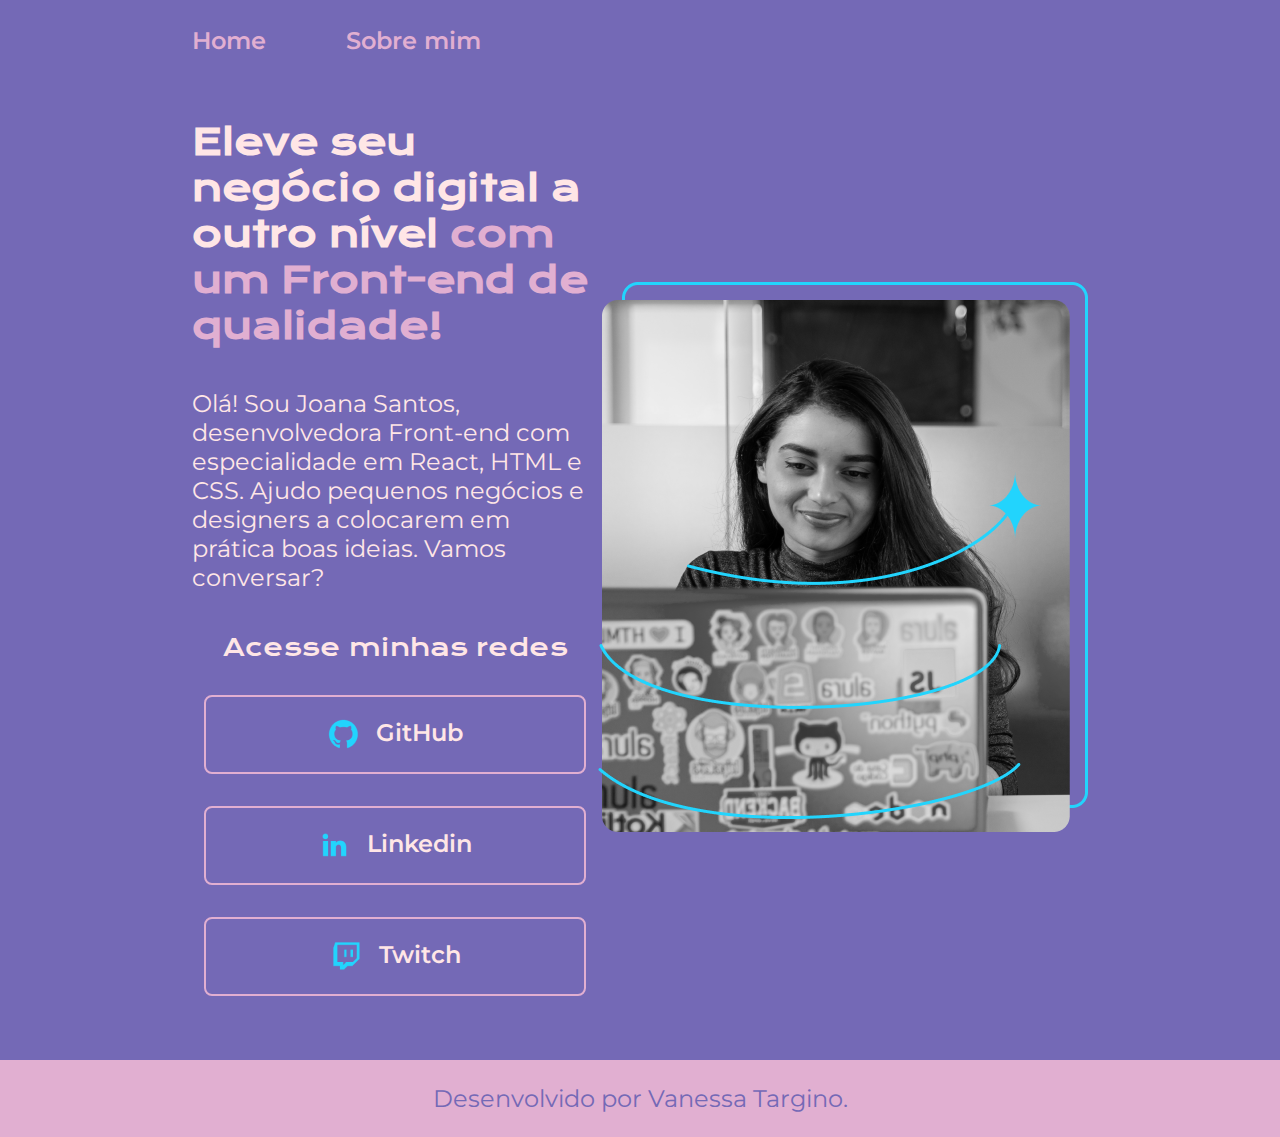
<file: index.html>
<!DOCTYPE html>
<html lang="pt-br">
<head>
    <meta charset="UTF-8"> 
    <meta http-equiv="X-UA-Compatible" content="IE=edge">
    <meta name="viewport" content="width=device-width, initial-scale=1.0">
    <title>Portifolio</title>
    <link rel="stylesheet" href="./estilo/style.css">
</head>
<body>
    <header class="cabecalho">
        <nav class="cabecalho__menu">
            <a class="cabecalho__menu__link" href="index.html" >Home</a>
            <a class="cabecalho__menu__link" href="about.html">Sobre mim</a>
        </nav>
    </header>
    <main class="apresentacao">
        <section class="apresentacao__conteudo">
            <h1 class="apresentacao__conteudo__titulo"> Eleve seu negócio digital a outro nível 
            <strong class= "titulo-destaque">com um Front-end de qualidade!
            </strong></h1>
            <p class="apresentacao__conteudo__texto">Olá! Sou Joana Santos, desenvolvedora 
            Front-end com especialidade em React, HTML e
            CSS. Ajudo pequenos negócios e designers a 
            colocarem em prática boas ideias. Vamos 
            conversar?</p>
            <div class="apresentacao__links">
                <h2 class="apresentacao__links__subtitulo">Acesse minhas redes</h2>
                <a class="apresentacao__links__link" href="https://github.com/guilhermeonrails">
                    <img src="./assets/github.png"> GitHub</a>
                <a class="apresentacao__links__link" href="https://linkedin.com/in/rafaellaballerini">
                    <img src= "./assets/linkedin.png"> Linkedin</a>
                <a class="apresentacao__links__link" href="https://twitch.tv/guilimadev">
                    <img src= "./assets/twitch.png"> Twitch</a>
            </div>
        </section>
            <img src="./assets/Imagem.png" alt="Foto da Joana Santos programando">
    </main>
    <footer class="rodape">
        <p>Desenvolvido por Vanessa Targino.</p>
    </footer>
</body>
</html>
</file>
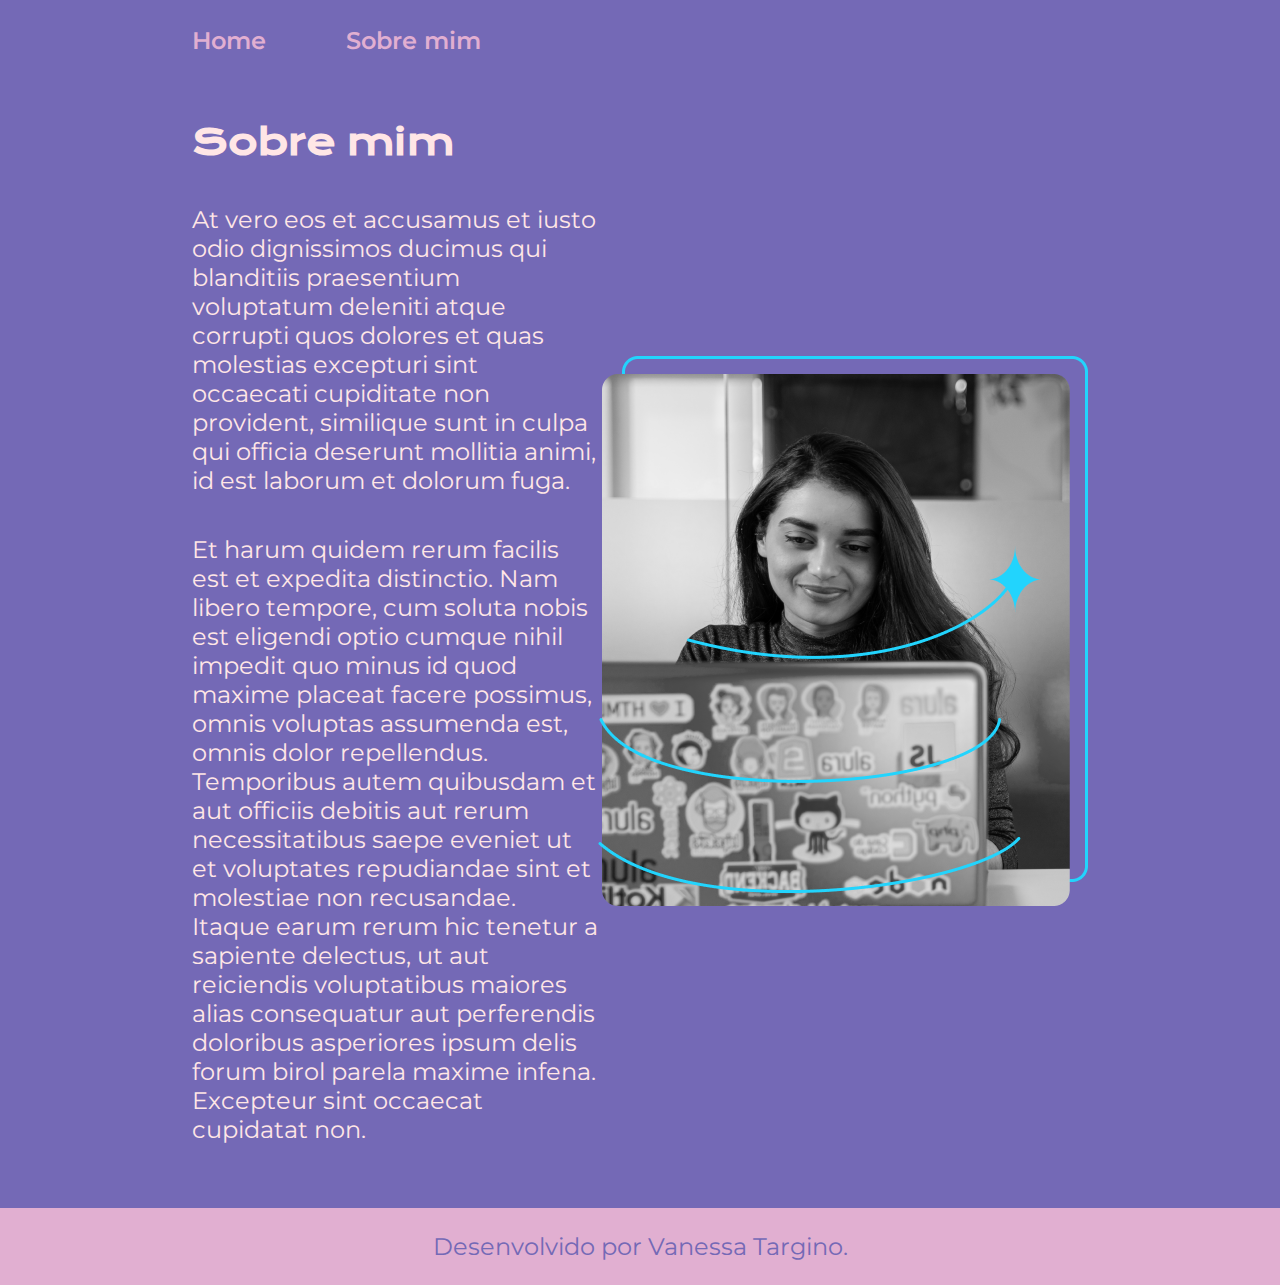
<file: about.html>
<!DOCTYPE html>
<html lang="pt-br">
<head>
    <meta charset="UTF-8">
    <meta name="viewport" content="width=device-width, initial-scale=1.0">
    <title>Sobre mim</title>
    <link rel="stylesheet" href="./estilo/style.css">
</head>
<body>
    <header class="cabecalho">
        <nav class="cabecalho__menu">
            <a class="cabecalho__menu__link" href="index.html" >Home</a>
            <a class="cabecalho__menu__link" href="about.html">Sobre mim</a>
        </nav>
    </header>
    <main class="apresentacao">
        <section class="apresentacao__conteudo">
            <h1 class="apresentacao__conteudo__titulo">Sobre mim</h1>
            <p class="apresentacao__conteudo__texto">At vero eos et accusamus et iusto odio dignissimos ducimus qui blanditiis praesentium voluptatum deleniti atque corrupti quos dolores et quas molestias excepturi sint occaecati cupiditate non provident, similique sunt in culpa qui officia deserunt mollitia animi, id est laborum et dolorum fuga.</p>
            <p class="apresentacao__conteudo__texto">Et harum quidem rerum facilis est et expedita distinctio. Nam libero tempore, cum soluta nobis est eligendi optio cumque nihil impedit quo minus id quod maxime placeat facere possimus, omnis voluptas assumenda est, omnis dolor repellendus. Temporibus autem quibusdam et aut officiis debitis aut rerum necessitatibus saepe eveniet ut et voluptates repudiandae sint et molestiae non recusandae. Itaque earum rerum hic tenetur a sapiente delectus, ut aut reiciendis voluptatibus maiores alias consequatur aut perferendis doloribus asperiores ipsum delis forum birol parela maxime infena. Excepteur sint occaecat cupidatat non.</p>
        </section>
        <img src="./assets/Imagem.png" alt="Foto da Joana Santos programando">
    </main>
    <footer class="rodape">
        <p>Desenvolvido por Vanessa Targino.</p>
    </footer>  
</body>
</html>
</file>
<file: estilo/style.css>
@import url('https://fonts.googleapis.com/css2?family=Krona+One&family=Montserrat:wght@400;600&display=swap');

:root{
    --cor-primaria: #7469B6 ;
    --cor-secundaria: #FFE6E6;
    --cor-terciaria: #E1AFD1;
    --cor-hover: #AD88C6;

    --fonte-primaria: "Krona One", sans-serif;
    --fonte-secundaria: "Montserrat", sans-serif;
}

* {
    margin: 0;
    padding: 0;
}

body{
    box-sizing: border-box;
    background-color: var(--cor-primaria);
    color: var(--cor-secundaria);
}

.cabecalho{
    padding: 2% 0% 0% 15%;
}

.cabecalho__menu{
    display: flex;
    gap: 80px;
}

.cabecalho__menu__link{
    font-family: var(--fonte-secundaria);
    font-size: 24px;
    font-weight: 600;
    color: var(--cor-terciaria);
    text-decoration: none;
}


.apresentacao {
    padding: 5% 15%;
    display: flex;
    align-items: center;
    justify-content: space-between;
}

.apresentacao__conteudo {
   width: 593px;
   display: flex;
   flex-direction: column;
   gap: 40px;
}

.apresentacao__conteudo__titulo{
    font-size: 36px;
    font-family: var(--fonte-primaria);
}

.titulo-destaque{
    color: var(--cor-terciaria);
}

.apresentacao__conteudo__texto{
    font-size: 24px;
    font-family: var(--fonte-secundaria);
}

.apresentacao__links__subtitulo{
    font-family: var(--fonte-primaria);
    font-weight: 400;
    font-size: 24px;
}

.apresentacao__links{
    display: flex;
    justify-content: space-between;
    flex-direction: column;
    align-items: center;
    gap: 32px;
}

.apresentacao__links__link{
    display: flex;
    justify-content: center;
    gap: 16px;
    border: 2px solid var(--cor-terciaria);
    color: var(--cor-secundaria);
    text-align: center;
    text-decoration: none;
    width: 378px;
    font-size: 24px;
    font-weight: 600;
    font-family: var(--fonte-secundaria);
    padding: 21.5px 0;
    border-radius: 8px;
}

.apresentacao__links__link:hover {
    background-color: var(--cor-hover);
    color: var(--cor-terciaria);
}

.rodape{
    padding: 24px;
    color:var(--cor-primaria);
    background-color: var(--cor-terciaria);
    text-align: center;
    font-family: var(--fonte-secundaria);
    font-size: 24px;
    font-weight: 400;
}
</file>
